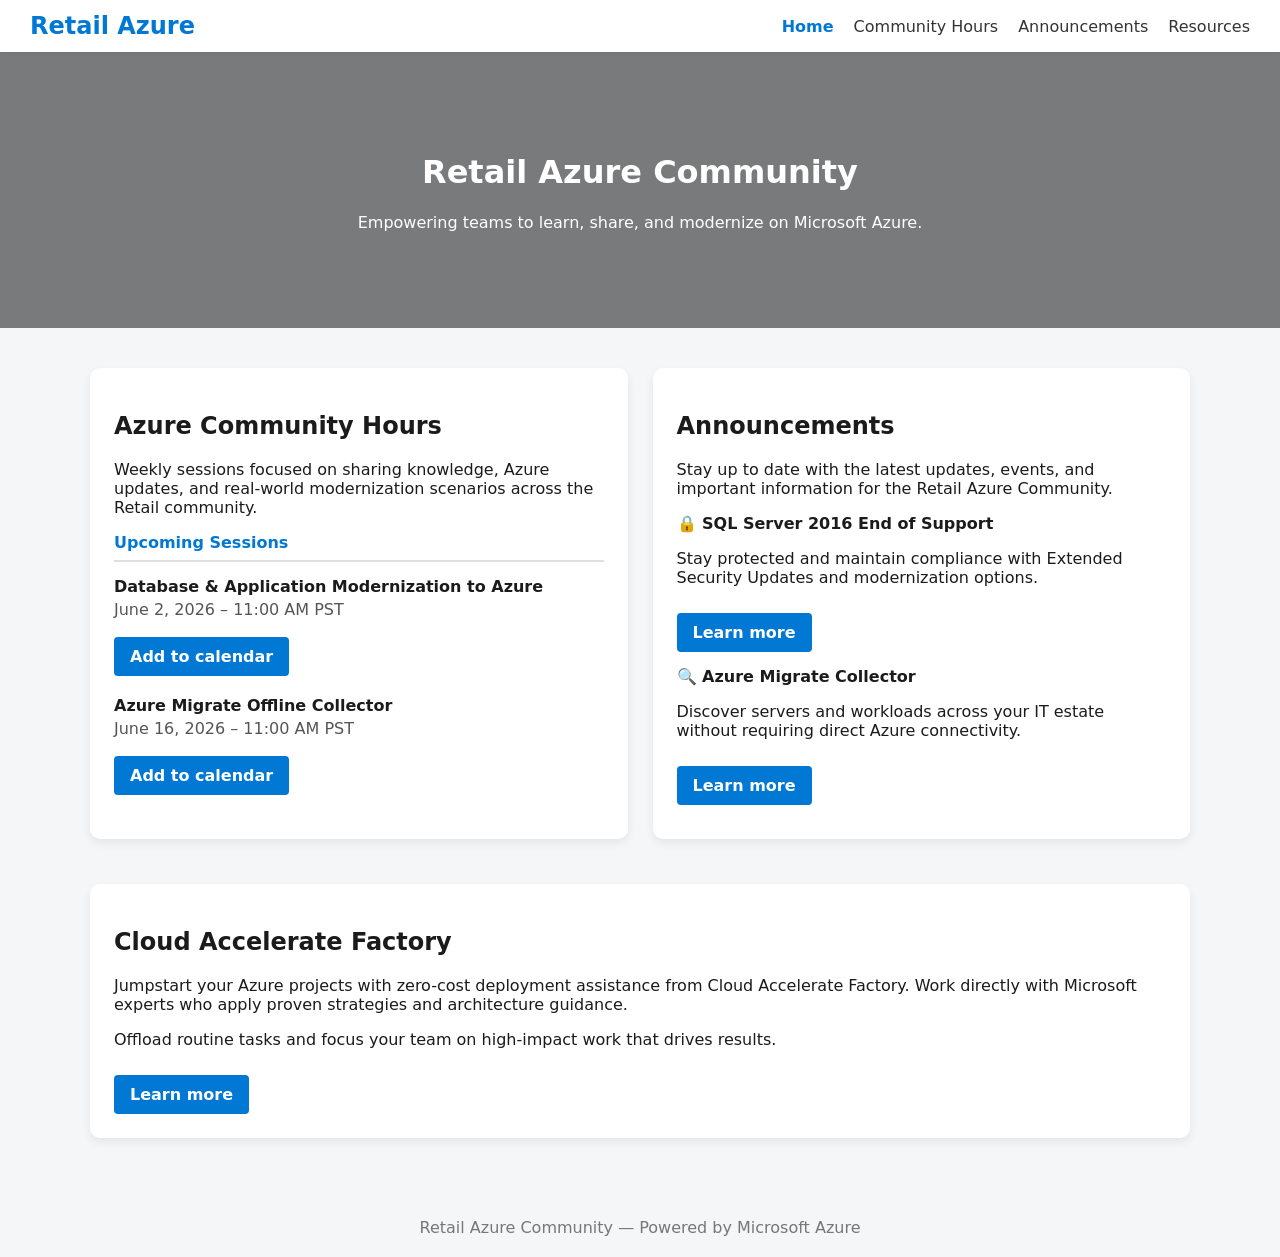
<file: index.html>
<!DOCTYPE html>
<html lang="en">
<head>
  <meta charset="UTF-8" />
  <title>Retail Azure Community</title>
  <meta name="viewport" content="width=device-width, initial-scale=1" />
  <link rel="stylesheet" href="styles.css">
</head>

<body>

  <!-- Navigation -->
  <nav>
    <h2>Retail Azure</h2>
    <ul>
      <li><a href="index.html" class="nav-active">Home</a></li>
      <li><a href="#">Community Hours</a></li>
      <li><a href="#">Announcements</a></li>
      <li><a href="#">Resources</a></li>
    </ul>
  </nav>

  <!-- Hero Section -->
  <header class="hero-header">
    <div class="content">
      <h1>Retail Azure Community</h1>
      <p>Empowering teams to learn, share, and modernize on Microsoft Azure.</p>
    </div>
  </header>

  <!-- Main Content -->
<main>

  <div class="grid">

    <!-- Azure Community Hours -->
    <div class="card">
      <h2>Azure Community Hours</h2>
      <p>
        Weekly sessions focused on sharing knowledge, Azure updates, and real-world modernization scenarios across the Retail community.
      </p>

      <div class="session">

        <div class="session-header">Upcoming Sessions</div>

        <div class="session-item">
          <div class="session-title">
            Database & Application Modernization to Azure
          </div>
          <div class="session-date">
            June 2, 2026 – 11:00 AM PST
          </div>
          <a class="btn" href="AzureCommunityHours.ics">Add to calendar</a>
        </div>

        <div class="session-item">
          <div class="session-title">
            Azure Migrate Offline Collector
          </div>
          <div class="session-date">
            June 16, 2026 – 11:00 AM PST
          </div>
          <a class="btn" href="AzureCommunityHours.ics">Add to calendar</a>
        </div>

      </div>
    </div>

    <!-- Announcements -->
    <div class="card">
      <h2>Announcements</h2>
      <p>
        Stay up to date with the latest updates, events, and important information for the Retail Azure Community.
      </p>

      <div class="session">
        <strong>🔒 SQL Server 2016 End of Support</strong>
        <p>
          Stay protected and maintain compliance with Extended Security Updates and modernization options.
        </p>
        <a class="btn" href="SQL2016ESU.html">Learn more</a>
      </div>

      <div class="session">
        <strong>🔍 Azure Migrate Collector</strong>
        <p>
          Discover servers and workloads across your IT estate without requiring direct Azure connectivity.
        </p>
        <a class="btn" href="azure-migrate-collector.html">Learn more</a>
      </div>
    </div>

    <!-- Cloud Accelerate Factory -->
    <div class="card full-width">
      <h2>Cloud Accelerate Factory</h2>

      <p>
        Jumpstart your Azure projects with zero-cost deployment assistance from Cloud Accelerate Factory.
        Work directly with Microsoft experts who apply proven strategies and architecture guidance.
      </p>

      <p>
        Offload routine tasks and focus your team on high-impact work that drives results.
      </p>

      <a class="btn"
         href="https://go.microsoft.com/fwlink/?linkid=2346234&clcid=0x409"
         target="_blank"
         rel="noopener noreferrer">
         Learn more
      </a>
    </div>

  </div>

</main>

  <footer>
    Retail Azure Community — Powered by Microsoft Azure
  </footer>

</body>
</html>
</file>
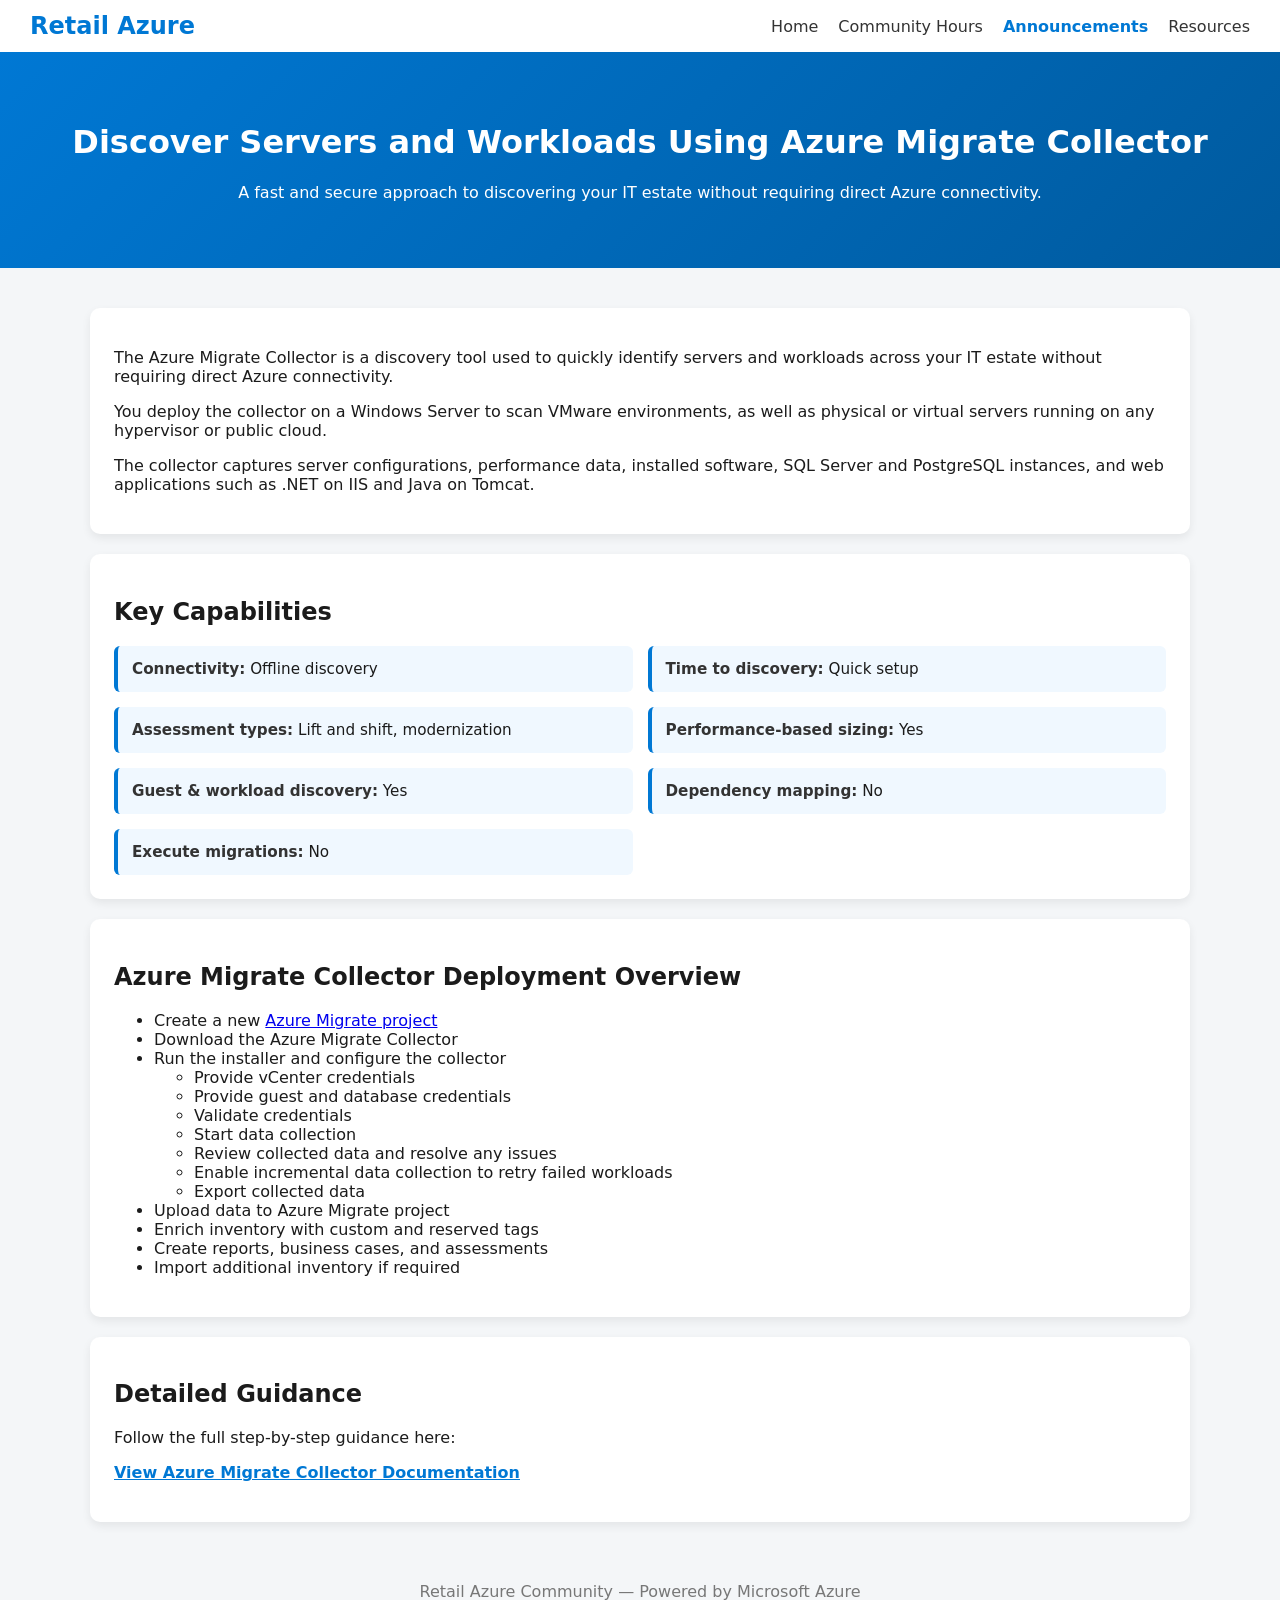
<file: azure-migrate-collector.html>
<!DOCTYPE html>
<html lang="en">
<head>
  <meta charset="UTF-8" />
  <title>Azure Migrate Collector</title>
  <meta name="viewport" content="width=device-width, initial-scale=1" />
  <link rel="stylesheet" href="styles.css">
</head>

<body>

  <!-- Navigation -->
  <nav>
    <h2>Retail Azure</h2>
    <ul>
      <li><a href="index.html">Home</a></li>
      <li><a href="#">Community Hours</a></li>
      <li><a href="#" class="nav-active">Announcements</a></li>
      <li><a href="#">Resources</a></li>
    </ul>
  </nav>

  <!-- Header -->
  <header>
    <h1>Discover Servers and Workloads Using Azure Migrate Collector</h1>
    <p>A fast and secure approach to discovering your IT estate without requiring direct Azure connectivity.</p>
  </header>

  <main>

    <div class="section">
      <p>
        The Azure Migrate Collector is a discovery tool used to quickly identify servers and workloads across your IT estate 
        without requiring direct Azure connectivity.
      </p>

      <p>
        You deploy the collector on a Windows Server to scan VMware environments, as well as physical or virtual servers 
        running on any hypervisor or public cloud.
      </p>

      <p>
        The collector captures server configurations, performance data, installed software, SQL Server and PostgreSQL instances, 
        and web applications such as .NET on IIS and Java on Tomcat.
      </p>
    </div>

    <div class="section">
      <h2>Key Capabilities</h2>

      <div class="info-grid">
        <div class="info-box"><strong>Connectivity:</strong> Offline discovery</div>
        <div class="info-box"><strong>Time to discovery:</strong> Quick setup</div>
        <div class="info-box"><strong>Assessment types:</strong> Lift and shift, modernization</div>
        <div class="info-box"><strong>Performance-based sizing:</strong> Yes</div>
        <div class="info-box"><strong>Guest & workload discovery:</strong> Yes</div>
        <div class="info-box"><strong>Dependency mapping:</strong> No</div>
        <div class="info-box"><strong>Execute migrations:</strong> No</div>
      </div>
    </div>

    <div class="section">
      <h2>Azure Migrate Collector Deployment Overview</h2>
      <ul>
        <li>Create a new <a href="https://learn.microsoft.com/en-us/azure/migrate/quickstart-create-project?view=migrate" target="_blank" rel="noopener noreferrer">Azure Migrate project</a></li>
        <li>Download the Azure Migrate Collector</li>
        <li>Run the installer and configure the collector</li>
            <ul>
                <li>Provide vCenter credentials</li>
                <li>Provide guest and database credentials</li>
                <li>Validate credentials</li>
                <li>Start data collection</li>
                <li>Review collected data and resolve any issues</li>
                <li>Enable incremental data collection to retry failed workloads</li>
                <li>Export collected data</li>
            </ul>
        <li>Upload data to Azure Migrate project</li>
        <li>Enrich inventory with custom and reserved tags</li>
        <li>Create reports, business cases, and assessments</li>
        <li>Import additional inventory if required</li>
      </ul>
    </div>

    <div class="section">
      <h2>Detailed Guidance</h2>
      <p>
        Follow the full step-by-step guidance here:
      </p>

      <p>
        <a href="https://learn.microsoft.com/en-us/azure/migrate/how-to-discover-using-collector?view=migrate" 
           target="_blank" 
           rel="noopener noreferrer"
           style="color:#0078d4; font-weight:600;">
           View Azure Migrate Collector Documentation
        </a>
      </p>
    </div>

  </main>

  <footer>
    Retail Azure Community — Powered by Microsoft Azure
  </footer>

</body>
</html>
</file>
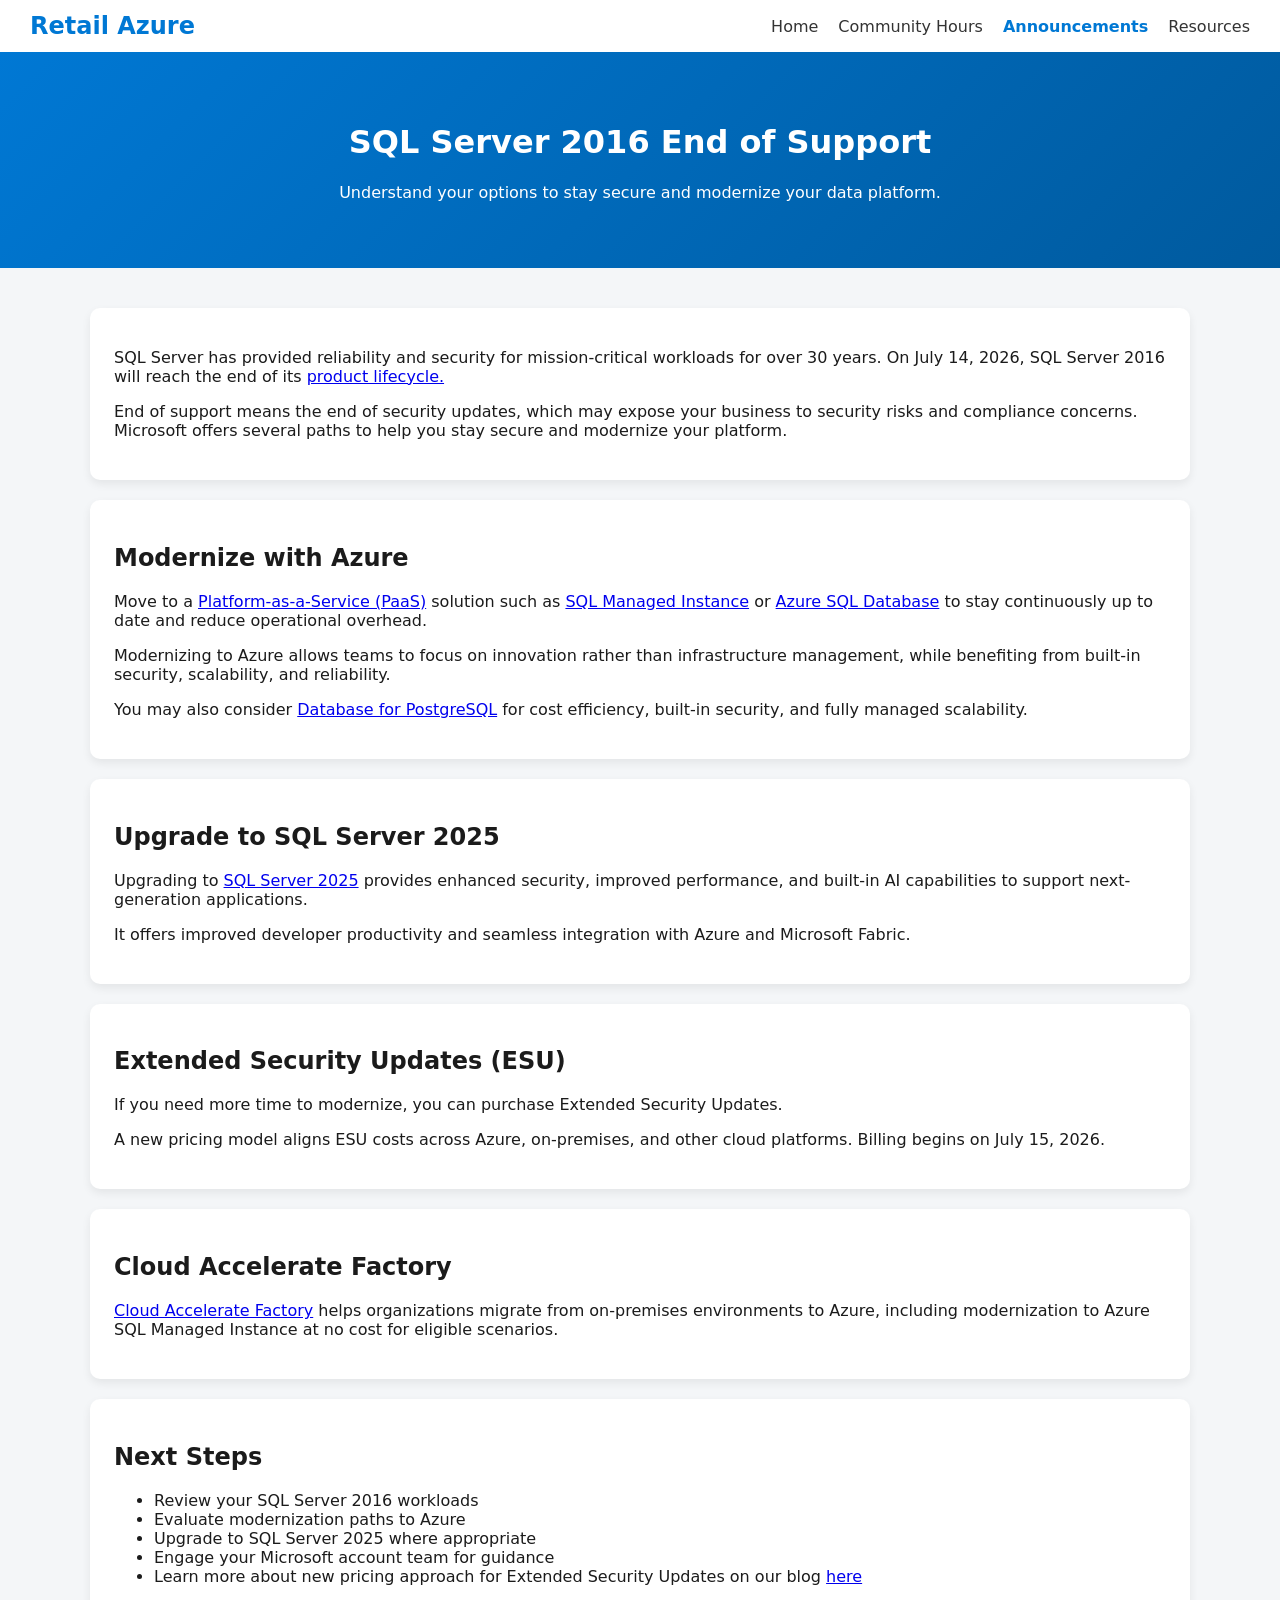
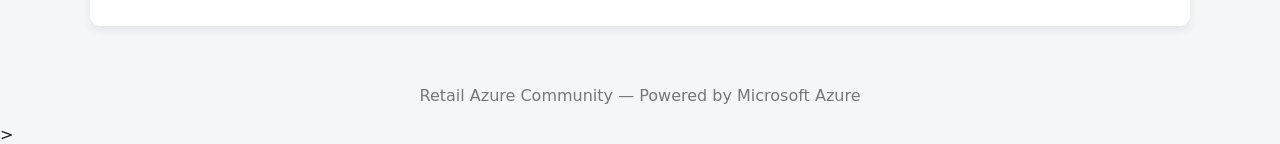
<file: SQL2016ESU.html>
<!DOCTYPE html>
<html lang="en">
<head>
  <meta charset="UTF-8" />
  <title>SQL Server 2016 End of Support</title>
  <meta name="viewport" content="width=device-width, initial-scale=1" />
  <link rel="stylesheet" href="styles.css">
</head>

<body>

  <!-- Navigation -->
  <nav>
    <h2>Retail Azure</h2>
    <ul>
      <li><a href="index.html">Home</a></li>
      <li><a href="#">Community Hours</a></li>
      <li><a href="#" class="nav-active">Announcements</a></li>
      <li><a href="#">Resources</a></li>
    </ul>
  </nav>

  <!-- Header -->
  <header>
    <h1>SQL Server 2016 End of Support</h1>
    <p>Understand your options to stay secure and modernize your data platform.</p>
  </header>

  <!-- Content -->
  <main>

    <div class="section">
      <p>
        SQL Server has provided reliability and security for mission-critical workloads for over 30 years. 
        On July 14, 2026, SQL Server 2016 will reach the end of its <a href="https://learn.microsoft.com/en-us/lifecycle/products/sql-server-2016" target="_blank" rel="noopener noreferrer"> product lifecycle.</a>
      </p>

      <p>
        End of support means the end of security updates, which may expose your business to security risks and compliance concerns. 
        Microsoft offers several paths to help you stay secure and modernize your platform.
      </p>
    </div>

    <div class="section">
      <h2>Modernize with Azure</h2>
      <p>
        Move to a <a href="https://azure.microsoft.com/en-us/resources/cloud-computing-dictionary/what-is-paas/" target="_blank" rel="noopener noreferrer">Platform-as-a-Service (PaaS)</a> solution such as <a href="https://azure.microsoft.com/en-us/products/azure-sql/managed-instance/" target="_blank" rel="noopener noreferrer">SQL Managed Instance</a> or <a href="https://azure.microsoft.com/en-us/products/azure-sql/database/" target="_blank" rel="noopener noreferrer">Azure SQL Database</a> 
        to stay continuously up to date and reduce operational overhead.
      </p>

      <p>
        Modernizing to Azure allows teams to focus on innovation rather than infrastructure management, 
        while benefiting from built-in security, scalability, and reliability.
      </p>

      <p>
        You may also consider <a href="https://azure.microsoft.com/en-us/products/postgresql/?msockid=22198b84b2ae6e5103459d24b3cf6fae" target="_blank" rel="noopener noreferrer">Database for PostgreSQL</a> for cost efficiency, 
        built-in security, and fully managed scalability.
      </p>
    </div>

    <div class="section">
      <h2>Upgrade to SQL Server 2025</h2>
      <p>
        Upgrading to <a href="https://www.microsoft.com/en-us/sql-server/blog/2025/05/19/announcing-sql-server-2025-preview-the-ai-ready-enterprise-database-from-ground-to-cloud/" target="_blank" rel="noopener noreferrer">SQL Server 2025</a> provides enhanced security, improved performance, 
        and built-in AI capabilities to support next-generation applications.
      </p>

      <p>
        It offers improved developer productivity and seamless integration with Azure and Microsoft Fabric.
      </p>
    </div>

    <div class="section">
      <h2>Extended Security Updates (ESU)</h2>
      <p>
        If you need more time to modernize, you can purchase Extended Security Updates.
      </p>

      <p>
        A new pricing model aligns ESU costs across Azure, on-premises, and other cloud platforms. 
        Billing begins on July 15, 2026.
      </p>
    </div>

    <div class="section">
      <h2>Cloud Accelerate Factory</h2>
      <p>
        <a href="https://azure.microsoft.com/solutions/azure-accelerate/" target="_blank" rel="noopener noreferrer">Cloud Accelerate Factory</a> helps organizations migrate from on-premises environments to Azure, 
        including modernization to Azure SQL Managed Instance at no cost for eligible scenarios.
      </p>
    </div>

    <div class="section">
      <h2>Next Steps</h2>
      <ul>
        <li>Review your SQL Server 2016 workloads</li>
        <li>Evaluate modernization paths to Azure</li>
        <li>Upgrade to SQL Server 2025 where appropriate</li>
        <li>Engage your Microsoft account team for guidance</li>
        <li>Learn more about new pricing approach for Extended Security Updates on our blog <a href="https://www.microsoft.com/en-us/licensing/news/services-pricing-consistency-update" target="_blank" rel="noopener noreferrer">here</a></li>
      </ul>
    </div>

  </main>

  <footer>
    Retail Azure Community — Powered by Microsoft Azure
  </footer>

</body>
</html>>
</file>
<file: styles.css>
/* Global */
body {
  margin: 0;
  font-family: "Segoe UI", system-ui, sans-serif;
  background: #f4f6f8;
  color: #1b1b1b;
}

/* Navigation (shared across ALL pages) */
nav {
  background: white;
  display: flex;
  justify-content: space-between;
  align-items: center;
  padding: 12px 30px;
  box-shadow: 0 2px 6px rgba(0,0,0,0.05);
}

nav h2 {
  margin: 0;
  color: #0078d4;
}

nav ul {
  list-style: none;
  display: flex;
  gap: 20px;
  margin: 0;
  padding: 0;
}

nav ul li a {
  text-decoration: none;
  color: #333;
  font-weight: 500;
}

nav ul li a:hover {
  color: #0078d4;
}

/* Active link */
.nav-active {
  color: #0078d4;
  font-weight: 700;
}

/* Header */
header {
  background: linear-gradient(135deg, #0078d4, #005a9e);
  color: white;
  padding: 50px 20px;
  text-align: center;
}

/* Hero header (for homepage only) */
.hero-header {
  background: url('https://images.unsplash.com/photo-1519389950473-47ba0277781c') center/cover no-repeat;
  color: white;
  padding: 80px 20px;
  text-align: center;
  position: relative;
}

.hero-header::after {
  content: "";
  position: absolute;
  top: 0;
  left: 0;
  right: 0;
  bottom: 0;
  background: rgba(0,0,0,0.5);
}

.hero-header .content {
  position: relative;
  z-index: 1;
}

/* 2 equal columns */
.grid {
  display: grid;
  grid-template-columns: 1fr 1fr; 
  gap: 25px;
}

/* Make full-width tile */
.full-width {
  grid-column: span 2;
}

/* Responsive (mobile) */
@media (max-width: 768px) {
  .grid {
    grid-template-columns: 1fr;
  }

  .full-width {
    grid-column: span 1;
  }
}

.info-grid {
  display: grid;
  grid-template-columns: 1fr 1fr;
  gap: 15px;
  margin-top: 10px;
}

.info-box {
  background: #f0f8ff;
  padding: 14px;
  border-left: 4px solid #0078d4;
  border-radius: 6px;
  font-size: 0.95rem;
}

/* improve readability */
.info-box strong {
  color: #333;
}

/* responsive */
@media (max-width: 768px) {
  .info-grid {
    grid-template-columns: 1fr;
  }
}

/* Layout */
main {
  max-width: 1100px;
  margin: 40px auto;
  padding: 0 20px;
}

/* Cards */
.card, .section {
  background: white;
  padding: 24px;
  border-radius: 10px;
  margin-bottom: 20px;
  box-shadow: 0 4px 10px rgba(0,0,0,0.07);
}

/* Buttons */
.btn {
  display: inline-block;
  margin-top: 10px;
  padding: 10px 16px;
  background: #0078d4;
  color: white;
  text-decoration: none;
  border-radius: 4px;
  font-weight: 600;
}

.btn:hover {
  background: #005a9e;
}

/* Footer */
footer {
  text-align: center;
  padding: 20px;
  color: #777;
}

/* Session container */
.session {
  margin-top: 15px;
}

/* Section header (Upcoming Sessions) */
.session-header {
  font-weight: 600;
  color: #0078d4;
  margin-bottom: 15px;
  padding-bottom: 8px;
  border-bottom: 2px solid #e0e0e0;
}

/* Each session block */
.session-item {
  margin-bottom: 20px;
}

/* Session title */
.session-title {
  font-weight: 600;
  margin-bottom: 4px;
}

/* Session date */
.session-date {
  color: #555;
  margin-bottom: 8px;
}
</file>
